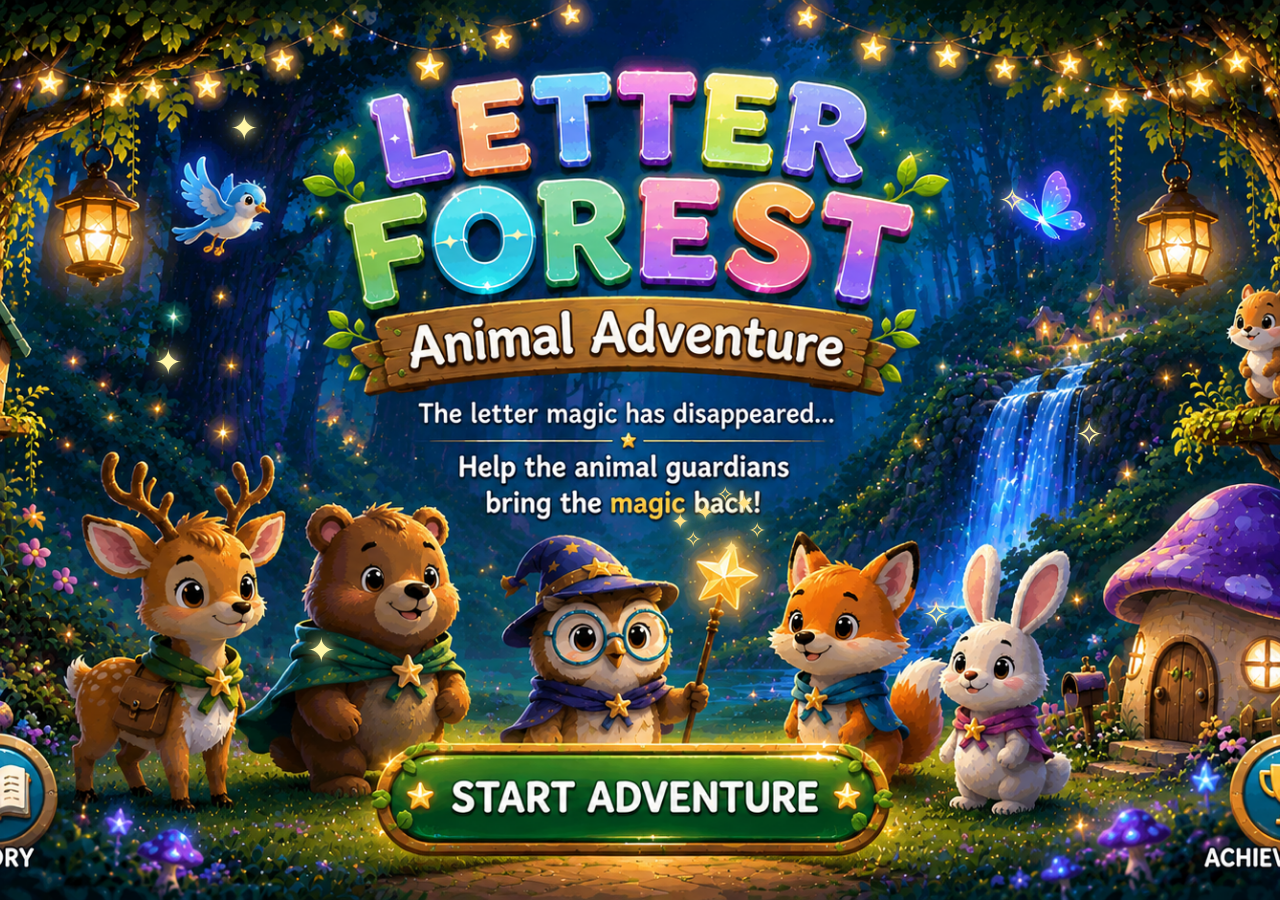
<file: index.html>
<!DOCTYPE html>
<html lang="zh-Hant">

<head>

<meta charset="UTF-8">
<meta name="viewport"
content="width=device-width, initial-scale=1.0">

<title>
Letter Forest Animal Adventure
</title>

<link rel="preconnect"
href="https://fonts.googleapis.com">

<link rel="preconnect"
href="https://fonts.gstatic.com"
crossorigin>

<link href="https://fonts.googleapis.com/css2?family=Ma+Shan+Zheng&display=swap"
rel="stylesheet">

<link rel="stylesheet"
href="style.css">

</head>

<body>

<!-- 首頁 -->
<section id="homePage"
class="page">

<div class="sparkle sparkle1">✦</div>
<div class="sparkle sparkle2">✧</div>
<div class="sparkle sparkle3">✦</div>
<div class="sparkle sparkle4">✧</div>
<div class="sparkle sparkle5">✦</div>
<div class="sparkle sparkle6">✧</div>

<div class="magic-star ms1">✦</div>
<div class="magic-star ms2">✧</div>
<div class="magic-star ms3">✦</div>
<div class="magic-star ms4">✧</div>
<div class="magic-star ms5">✦</div>
<div class="magic-star ms6">✧</div>
<div class="magic-star ms7">✦</div>

<button
id="startBtn"
class="start-hotspot">
</button>

<button
id="storyBtn"
class="story-hotspot">
</button>

</section>



<!-- 基本資料視窗 -->
<div
id="playerModal"
class="player-modal hidden">

<div class="player-card">

<h2>
小小探險家資料
</h2>

<p>

請輸入 ID 與 Email<br>

完成全部關卡後<br>

榮譽獎狀會寄送到這裡喔！

</p>

<input
id="playerId"
type="text"
placeholder="請輸入 ID">

<input
id="playerEmail"
type="email"
placeholder="請輸入 Email">

<button
id="confirmPlayerBtn">

開始冒險

</button>

<p
id="playerError"
class="player-error">
</p>

</div>

</div>



<!-- 故事頁 -->
<section
id="storyPage"
class="page hidden">

<div class="storybook">

<div class="story-text">

<div class="story-scroll">

<p>
很久很久以前……
</p>

<p>
字母森林裡充滿魔法。
</p>

<p>
每個字母都散發著光芒。
</p>

<p>
直到某一天……
</p>

<p>
森林裡的字母失去了光。
</p>

<p>
小動物守護者們都很著急。
</p>

<p>
現在，
</p>

<p>
他們正在等待一位小小探險家。
</p>

<p>
請幫助他們完成任務，
</p>

<p>
一起找回字母森林的魔法。
</p>

<p class="simple-english">
Let's help them!
</p>

</div>

</div>

<div class="story-controls">

<button
id="skipStoryBtn">

開始任務

</button>

<button
id="backHomeBtn">

回到首頁

</button>

</div>

</div>

</section>

<script src="script.js">
</script>

</body>

</html>
</file>
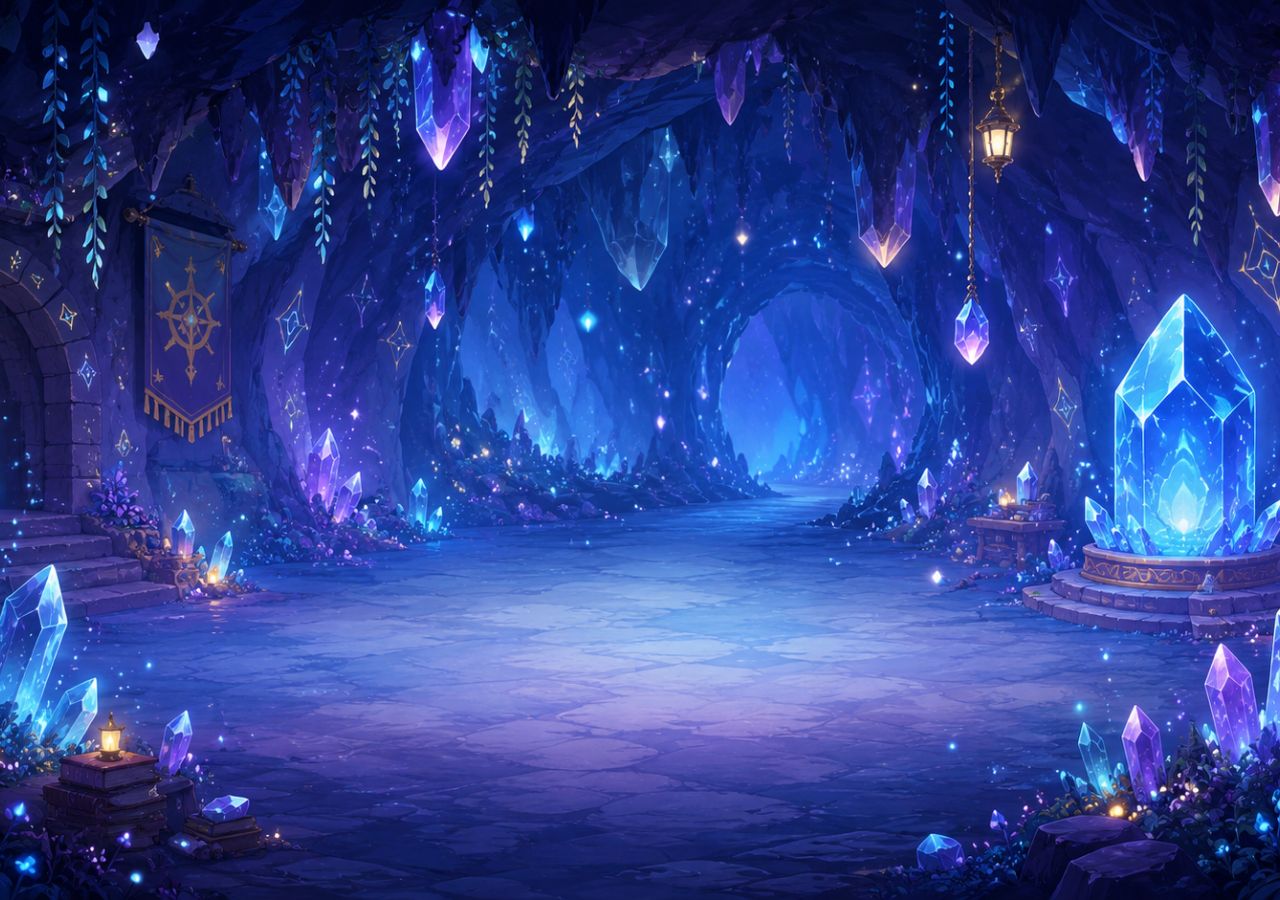
<file: 99_備份/level4/level4.html>
<!DOCTYPE html>
<html lang="zh-Hant">
<head>
    <meta charset="UTF-8">
    <title>第四章：回音洞穴</title>
    <link rel="stylesheet" href="level4.css">
</head>
<body>

<div id="level4-container">

    <div id="dark-screen"></div>

    <img id="antlers" src="../../02_素材/圖卡/sacred_antlers.png">
    <div id="light-beam"></div>

    <div id="story-box">
        <div id="story-text">
            <p>神聖鹿角似乎感應到了某種力量……</p>
            <p>遠方的山谷深處，</p>
            <p>傳來奇怪的回音。</p>
            <p>那些聲音不停重複著，</p>
            <p>卻找不到屬於自己的夥伴。</p>
            <p>為了找出原因，</p>
            <p>你循著鹿角的指引，</p>
            <p>來到了回音洞穴。</p>
            <p>據說在這裡，</p>
            <p>擁有相同起始聲音的朋友，</p>
            <p>會互相吸引。</p>
            <p>只有幫助它們找到彼此，</p>
            <p>洞穴的聲音魔法才能恢復平衡。</p>
        </div>
    </div>

    <img id="bear" src="../../02_素材/角色/bear_guardian.png">

    <div id="bear-dialog">
        <p>歡迎來到回音洞穴！</p>
        <p>我是回音長老。</p>
        <p>請幫助迷失的聲音，</p>
        <p>找到相同開頭聲音的朋友吧！</p>
    </div>

    <button id="start-btn">開始探索回音洞穴</button>

    <div id="game-area">
        <div id="question-count">第 1 / 5 題</div>

        <button id="sound-btn">🔊</button>

        <div id="hint-text">請選出相同開頭聲音的朋友</div>

        <div id="options"></div>

        <div id="feedback"></div>
    </div>

    <div id="complete-box">
        <p>太好了！</p>
        <p>回音洞穴恢復平靜了。</p>
        <p>所有迷失的聲音都回到了正確的位置。</p>
        <p>你獲得了 💎 回音水晶！</p>
        <button id="next-btn">前往下一個區域</button>
    </div>

</div>

<script src="level4.js"></script>
</body>
</html>
</file>
<file: style.css>
body{
margin:0;
min-height:100vh;

font-family:
"Ma Shan Zheng",
cursive;

background-image:
url("02_素材/背景/forest_home.png");

background-size:cover;
background-position:center;
background-repeat:no-repeat;

overflow:hidden;
}

.page{
width:100%;
min-height:100vh;
position:relative;
}

.hidden{
display:none;
}

.start-hotspot{
position:absolute;

left:50%;
bottom:7%;

transform:
translateX(-50%);

width:360px;
height:90px;

background:transparent;
border:none;
cursor:pointer;

z-index:5;
}

.story-hotspot{
position:absolute;

left:2%;
bottom:2%;

width:110px;
height:110px;

background:transparent;
border:none;
cursor:pointer;

z-index:5;
}

.sparkle{
position:absolute;

color:#fff6a8;

font-size:34px;

text-shadow:
0 0 12px #fff6a8,
0 0 24px #ffd54f;

animation:
sparkle
2.5s
infinite
ease-in-out;

pointer-events:none;

z-index:3;
}

.sparkle1{top:12%;left:18%;}
.sparkle2{top:20%;left:78%;}
.sparkle3{top:38%;left:12%;}
.sparkle4{top:46%;left:84%;}
.sparkle5{top:70%;left:24%;}
.sparkle6{top:66%;left:72%;}

.magic-star{
position:absolute;

color:#ffe082;

font-size:22px;

text-shadow:
0 0 8px #fff8b0,
0 0 18px gold,
0 0 28px #ffd54f;

animation:
magicTwinkle
1.8s
infinite
ease-in-out;

pointer-events:none;

z-index:4;
}

.ms1{left:54.4%;top:55.6%;animation-delay:0s;}
.ms2{left:55.9%;top:53.6%;animation-delay:0.3s;}
.ms3{left:57.4%;top:54.6%;animation-delay:0.6s;}
.ms4{left:58.4%;top:57.6%;animation-delay:0.9s;}
.ms5{left:56.4%;top:59.6%;animation-delay:1.2s;}
.ms6{left:53.4%;top:58.6%;animation-delay:1.5s;}
.ms7{left:52.4%;top:56.6%;animation-delay:1.8s;}

.storybook{
position:absolute;

left:50%;
top:50%;

transform:
translate(-50%,-50%);

width:78%;
max-width:760px;
height:500px;

padding:44px 52px;

border-radius:32px;

background:
linear-gradient(
180deg,
rgba(255,245,220,0.78),
rgba(242,214,155,0.72)
);

backdrop-filter:
blur(10px);

-webkit-backdrop-filter:
blur(10px);

border:
4px solid
rgba(155,107,47,0.75);

box-shadow:
0 0 0 8px rgba(255,230,160,0.18),
0 12px 36px rgba(0,0,0,0.35),
0 0 28px rgba(255,230,150,0.22);

text-align:center;

color:#5a3513;

overflow:hidden;
}

.storybook::before{
content:"";

position:absolute;

top:18px;
left:18px;
right:18px;
bottom:18px;

border:
2px dashed
rgba(123,78,30,0.28);

border-radius:22px;

pointer-events:none;
}

.story-text{
position:relative;

z-index:2;

height:360px;

overflow:hidden;

display:flex;

justify-content:center;

align-items:center;
}

.story-scroll{
animation:
storyRoll
22s
linear
forwards;
}

.story-scroll p{
font-size:34px;

line-height:1.9;

margin:12px 0;
}

.simple-english{
font-size:42px;

color:#2f7a4b;

margin-top:28px;
}

.story-controls{
position:relative;

z-index:2;

margin-top:18px;
}

.story-controls button{
font-family:
"Ma Shan Zheng",
cursive;

margin:8px;

padding:14px 28px;

border:none;

border-radius:999px;

background:
linear-gradient(
180deg,
#8fe38f,
#3ba95c
);

color:white;

font-size:30px;

cursor:pointer;

box-shadow:
0 5px 0
#24753b;
}

@keyframes storyRoll{
0%{
transform:
translateY(260px);
opacity:0;
}

8%{
opacity:1;
}

92%{
opacity:1;
}

100%{
transform:
translateY(-520px);
opacity:0.9;
}
}

@keyframes sparkle{
0%{
opacity:0.2;
transform:scale(0.7);
}

50%{
opacity:1;
transform:scale(1.2);
}

100%{
opacity:0.2;
transform:scale(0.7);
}
}

@keyframes magicTwinkle{
0%{
opacity:0;
transform:
scale(0.5)
translateY(6px);
}

50%{
opacity:1;
transform:
scale(1.35)
translateY(-4px);
}

100%{
opacity:0;
transform:
scale(0.7)
translateY(-10px);
}
}
.player-modal {
position:fixed;
inset:0;

background:
rgba(4,18,45,0.72);

backdrop-filter:
blur(8px);

-webkit-backdrop-filter:
blur(8px);

display:flex;
justify-content:center;
align-items:center;

z-index:999;
}

.player-modal.hidden {
display:none;
}

.player-card {
width:380px;

padding:34px 36px;

border-radius:32px;

background:
linear-gradient(
180deg,
rgba(22,54,96,0.95),
rgba(10,28,62,0.95)
);

border:
4px solid
rgba(255,220,120,0.95);

box-shadow:
0 0 0 8px rgba(255,230,160,0.15),
0 0 34px rgba(255,214,100,0.45),
0 14px 42px rgba(0,0,0,0.45);

text-align:center;

color:white;

font-family:
"Ma Shan Zheng",
cursive;
}

.player-card h2 {
margin:0 0 14px 0;

font-size:36px;

color:#ffe58a;

text-shadow:
0 0 12px rgba(255,230,120,0.8);
}

.player-card p {
font-size:24px;
line-height:1.6;
margin:0 0 16px 0;
}

.player-card input {
width:100%;

box-sizing:border-box;

margin-top:14px;

padding:14px 18px;

border-radius:18px;

border:
3px solid
#ffd76a;

font-size:20px;

outline:none;

font-family:
Arial,
sans-serif;
}

.player-card input:focus {
box-shadow:
0 0 16px rgba(255,220,120,0.8);
}

.player-card button {
width:100%;

margin-top:22px;

padding:15px 18px;

border:none;

border-radius:999px;

background:
linear-gradient(
180deg,
#8fe38f,
#2f9d55
);

color:white;

font-size:30px;

font-family:
"Ma Shan Zheng",
cursive;

cursor:pointer;

box-shadow:
0 6px 0
#1f6d39;
}

.player-card button:active {
transform:
translateY(4px);

box-shadow:
0 2px 0
#1f6d39;
}

.player-error {
margin-top:14px !important;

font-size:22px !important;

color:#ffb3b3;

text-shadow:
0 0 8px rgba(255,60,60,0.5);
}
.player-modal{

position:fixed;

inset:0;

background:
rgba(
5,
15,
40,
0.75
);

display:flex;

justify-content:center;

align-items:center;

backdrop-filter:
blur(8px);

z-index:999;

}

.player-modal.hidden{

display:none;

}

.player-card{

width:420px;

padding:36px;

border-radius:32px;

background:

linear-gradient(
180deg,

rgba(
20,
45,
85,
0.95
),

rgba(
10,
25,
55,
0.95
)

);

border:

4px solid
#ffd66a;

text-align:center;

color:white;

font-family:
"Ma Shan Zheng",
cursive;

box-shadow:

0 0 30px
rgba(
255,
220,
100,
0.4
);

}

.player-card h2{

font-size:38px;

color:#ffe58a;

margin-bottom:18px;

}

.player-card p{

font-size:24px;

line-height:1.6;

}

.player-card input{

width:100%;

box-sizing:border-box;

padding:15px;

margin-top:14px;

border-radius:18px;

border:none;

font-size:18px;

}

.player-card button{

width:100%;

margin-top:20px;

padding:15px;

border:none;

border-radius:999px;

font-size:28px;

background:

linear-gradient(
180deg,
#8fe38f,
#37a95b
);

color:white;

cursor:pointer;

}

.player-error{

color:#ffb8b8;

font-size:20px;

margin-top:10px;

}
</file>
<file: 99_備份/level4/level4.css>
@font-face{
    font-family:"StarPanda";
    src:url("../../02_素材/字體/StarPandaKidsBeta2.1.otf") format("opentype");
}

*{
    margin:0;
    padding:0;
    box-sizing:border-box;
}

html,
body{
    width:100%;
    height:100%;
    overflow:hidden;
}

body{
    font-family:"StarPanda","Ma Shan Zheng",cursive;
}

#level4-container{
    position:relative;
    width:100vw;
    height:100vh;
    background-image:url("../../02_素材/背景/level4_echo_cave.png");
    background-size:cover;
    background-position:center;
    overflow:hidden;
}

/* 黑幕 */

#dark-screen{
    position:absolute;
    inset:0;
    background:#000;
    z-index:10;
    animation:darkFade 7s forwards;
}

@keyframes darkFade{
    0%,55%{
        opacity:1;
    }

    100%{
        opacity:0;
        pointer-events:none;
    }
}

/* 鹿角 */

#antlers{
    position:absolute;
    width:520px;
    left:50%;
    top:50%;
    transform:translate(-50%,-50%) scale(.65);
    opacity:0;
    z-index:20;
    animation:antlersMagic 6s forwards;
}

@keyframes antlersMagic{
    0%{
        opacity:0;
        transform:translate(-50%,-50%) scale(.5);
        filter:drop-shadow(0 0 0 rgba(255,220,80,0));
    }

    20%{
        opacity:1;
        transform:translate(-50%,-50%) scale(.85);
        filter:drop-shadow(0 0 25px rgba(255,230,120,.9));
    }

    45%{
        opacity:1;
        transform:translate(-50%,-50%) scale(.9) rotate(-2deg);
        filter:drop-shadow(0 0 45px rgba(255,235,120,1));
    }

    70%{
        opacity:1;
        transform:translate(-50%,-50%) scale(.9) rotate(2deg);
        filter:drop-shadow(0 0 60px rgba(255,240,150,1));
    }

    100%{
        opacity:0;
        transform:translate(-50%,-50%) scale(1.05);
        filter:drop-shadow(0 0 80px rgba(255,240,150,1));
    }
}

/* 金光 */

#light-beam{
    position:absolute;
    width:0;
    height:8px;
    left:50%;
    top:50%;
    background:linear-gradient(
        90deg,
        rgba(255,255,180,1),
        rgba(255,210,70,.8),
        rgba(255,210,70,0)
    );
    box-shadow:0 0 35px rgba(255,220,80,1);
    transform:translateY(-50%) rotate(-10deg);
    transform-origin:left center;
    z-index:21;
    opacity:0;
    animation:beamShoot 2s 4.2s forwards;
}

@keyframes beamShoot{
    0%{
        opacity:0;
        width:0;
    }

    30%{
        opacity:1;
        width:420px;
    }

    100%{
        opacity:0;
        width:850px;
    }
}

/* 故事字幕 */

#story-box{
    position:absolute;
    inset:0;
    z-index:30;
    display:none;
    background:rgba(0,0,0,.28);
    pointer-events:none;
}

#story-text{
    position:absolute;
    left:50%;
    bottom:-620px;
    width:78%;
    transform:translateX(-50%);
    text-align:center;
    font-size:38px;
    line-height:2.15;
    letter-spacing:3px;
    color:#fff6c8;
    text-shadow:
        0 0 10px rgba(255,235,150,1),
        0 0 25px rgba(80,160,255,.95),
        0 0 45px rgba(120,80,255,.8);
    animation:storyScroll 24s linear forwards;
}

#story-text p{
    margin:0;
}

@keyframes storyScroll{
    from{
        bottom:-620px;
    }

    to{
        bottom:112%;
    }
}

/* 熊熊 */

#bear{
    position:absolute;
    left:60px;
    bottom:40px;
    width:200px;
    z-index:40;
    opacity:0;
    transform:translateY(35px) scale(.92);
    transition:1.2s ease;
}

#bear.show{
    opacity:1;
    transform:translateY(0) scale(1);
}

/* 熊熊對話框 */

#bear-dialog{
    position:absolute;
    left:250px;
    bottom:160px;
    width:580px;
    padding:20px 26px;
    z-index:41;
    display:none;

    background:rgba(255,248,225,.95);
    border:4px solid #d4a041;
    border-radius:34px;

    box-shadow:
        0 0 20px rgba(255,225,130,.75),
        inset 0 0 18px rgba(255,255,255,.45);

    color:#4a2b12;
    font-size:34px;
    line-height:1.55;
    letter-spacing:2px;
    text-align:center;
}

#bear-dialog::after{
    content:"";
    position:absolute;
    left:-28px;
    bottom:35px;
    width:0;
    height:0;

    border-top:17px solid transparent;
    border-bottom:17px solid transparent;
    border-right:30px solid rgba(255,248,225,.95);
}

#bear-dialog.show{
    display:block;
}

/* 開始按鈕 */

#start-btn{
    position:absolute;
    left:54%;
    bottom:48px;
    transform:translateX(-50%);
    z-index:50;
    display:none;

    padding:16px 44px;
    border:none;
    border-radius:42px;

    background:linear-gradient(135deg,#ffe28a,#ffbd55);
    color:#4a2b12;

    font-size:30px;
    font-family:"StarPanda","Ma Shan Zheng",cursive;
    letter-spacing:2px;
    cursor:pointer;

    box-shadow:
        0 0 22px rgba(255,220,100,.9),
        inset 0 0 12px rgba(255,255,255,.6);
}

#start-btn.show{
    display:block;
    animation:btnPulse 1.6s infinite ease-in-out;
}

@keyframes btnPulse{
    0%,100%{
        transform:translateX(-50%) scale(1);
    }

    50%{
        transform:translateX(-50%) scale(1.06);
    }
}

/* 遊戲區 */

#game-area{
    position:absolute;
    left:50%;
    top:50%;
    transform:translate(-50%,-50%);

    width:720px;
    min-height:430px;
    padding:34px 44px;

    z-index:60;
    display:none;

    background:rgba(18,20,46,.72);
    border:4px solid rgba(255,225,130,.85);
    border-radius:34px;

    box-shadow:
        0 0 35px rgba(110,180,255,.8),
        inset 0 0 30px rgba(255,255,255,.15);

    text-align:center;
}

#question-count{
    font-size:30px;
    color:#fff6c8;
    margin-bottom:22px;
    text-shadow:0 0 12px rgba(255,230,120,.9);
}

#sound-btn{
    padding:18px 48px;
    margin-bottom:24px;

    border:none;
    border-radius:999px;

    background:linear-gradient(135deg,#b8e7ff,#fff1a8);
    color:#2c2450;

    font-size:34px;
    font-family:"StarPanda","Ma Shan Zheng",cursive;
    letter-spacing:2px;

    cursor:pointer;

    box-shadow:
        0 0 24px rgba(180,230,255,.9),
        inset 0 0 14px rgba(255,255,255,.65);
}

#hint-text{
    font-size:26px;
    color:#fff;
    margin-bottom:26px;
    letter-spacing:2px;
    text-shadow:0 0 10px rgba(140,190,255,.9);
}

#options{
    display:flex;
    justify-content:center;
    gap:24px;
    flex-wrap:wrap;
}

.option-btn{
    min-width:170px;
    padding:18px 24px;

    border:none;
    border-radius:24px;

    background:rgba(255,246,215,.95);
    color:#3d2a10;

    font-family:Georgia,"Times New Roman",serif;
    font-size:34px;
    font-weight:bold;

    cursor:pointer;

    box-shadow:
        0 0 18px rgba(255,230,150,.75),
        inset 0 0 12px rgba(255,255,255,.55);

    transition:.25s ease;
}

.option-btn:hover{
    transform:scale(1.06);
}

.option-btn.correct{
    background:#fff0a8;
    box-shadow:0 0 28px rgba(255,235,120,1);
}

.option-btn.wrong{
    background:#c7c7d8;
    opacity:.65;
}

#feedback{
    margin-top:26px;
    font-size:30px;
    color:#fff6c8;
    min-height:42px;
    text-shadow:
        0 0 12px rgba(255,235,150,.9),
        0 0 24px rgba(120,180,255,.9);
}

/* 完成框 */

#complete-box{
    position:absolute;
    left:50%;
    top:50%;
    transform:translate(-50%,-50%);

    width:620px;
    padding:38px 46px;

    z-index:80;
    display:none;

    background:rgba(255,248,225,.68);

    backdrop-filter:blur(8px);
    -webkit-backdrop-filter:blur(8px);

    border:5px solid rgba(212,160,65,.9);
    border-radius:36px;

    box-shadow:
        0 0 35px rgba(255,225,130,.75),
        0 0 60px rgba(120,190,255,.55);

    text-align:center;

    color:#4a2b12;
    font-size:30px;
    line-height:1.75;
    letter-spacing:2px;
}

#next-btn{
    margin-top:28px;
    padding:16px 42px;

    border:none;
    border-radius:999px;

    background:linear-gradient(135deg,#ffe28a,#ffbd55);
    color:#4a2b12;

    font-size:28px;
    font-family:"StarPanda","Ma Shan Zheng",cursive;
    letter-spacing:2px;

    cursor:pointer;

    box-shadow:0 0 24px rgba(255,220,100,.9);
}
</file>
